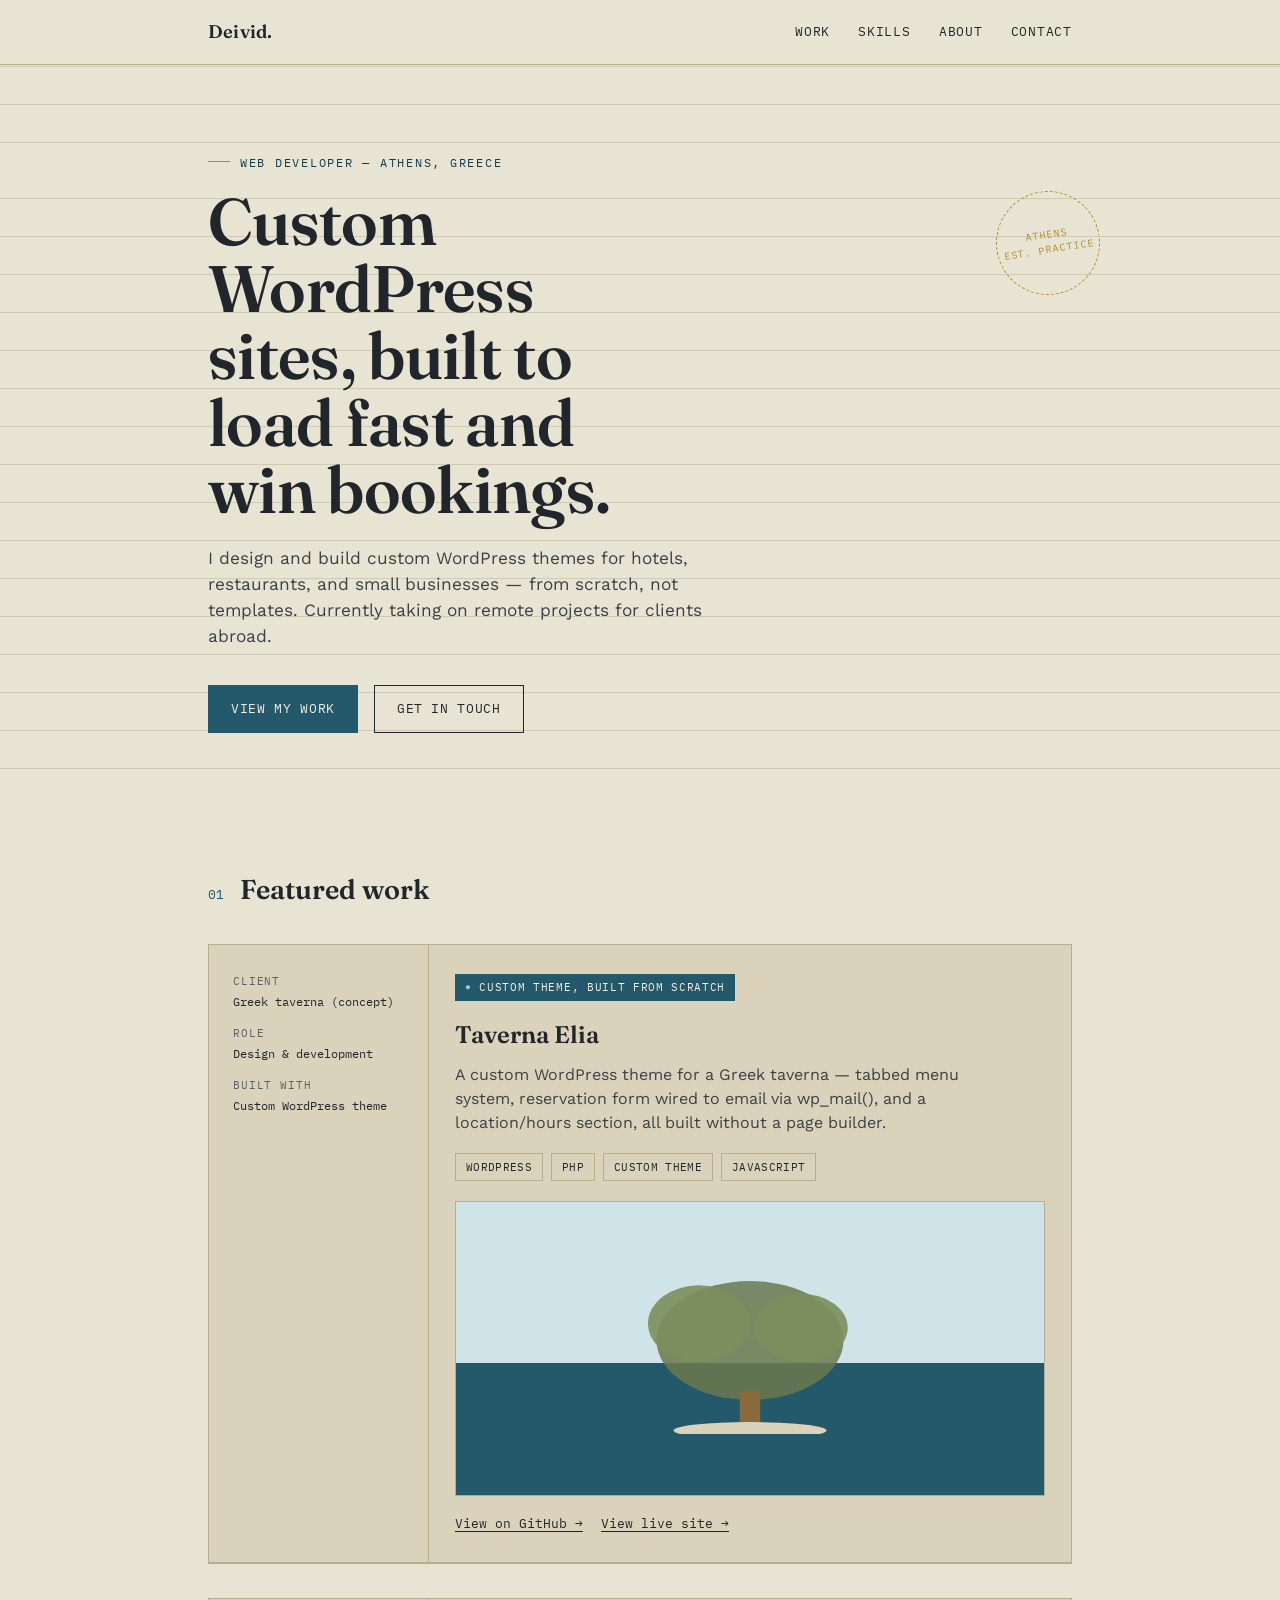
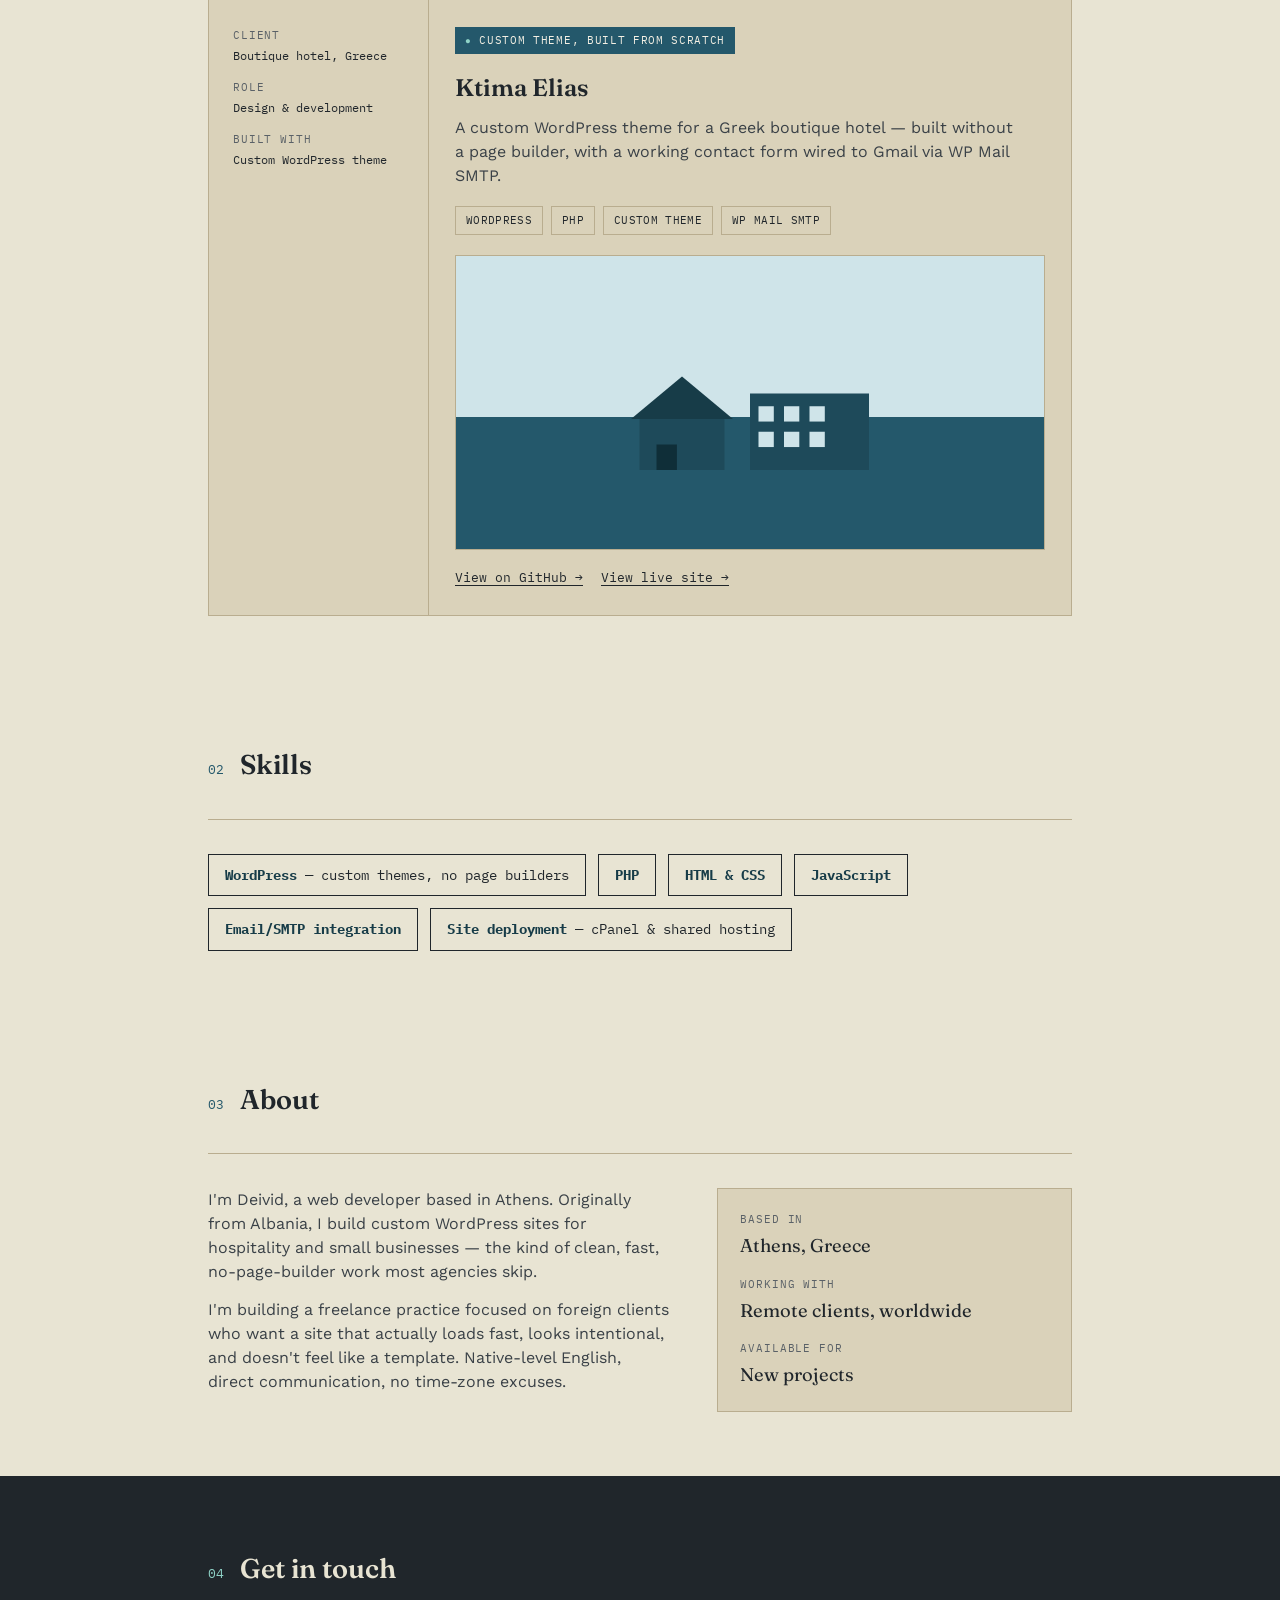
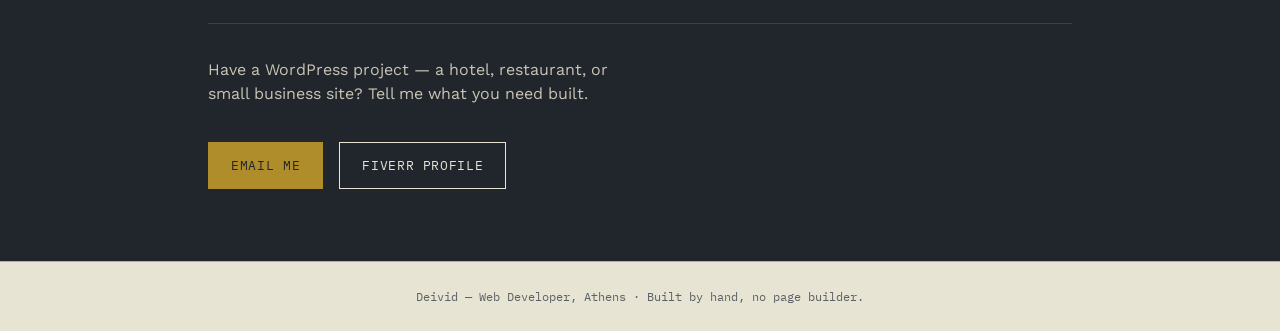
<file: index.html>
<!DOCTYPE html>
<html lang="en">
<head>
<meta charset="UTF-8">
<meta name="viewport" content="width=device-width, initial-scale=1.0">
<title>Deivid — WordPress & Web Developer, Athens</title>
<meta name="description" content="Deivid builds custom WordPress sites for hotels, restaurants, and small businesses. Based in Athens, available for remote work.">
<link rel="preconnect" href="https://fonts.googleapis.com">
<link rel="preconnect" href="https://fonts.gstatic.com" crossorigin>
<link href="https://fonts.googleapis.com/css2?family=Fraunces:opsz,wght@9..144,400;9..144,500;9..144,600&family=Work+Sans:wght@400;500;600&family=IBM+Plex+Mono:wght@400;500&display=swap" rel="stylesheet">
<style>
  :root{
    --ink:#20262b;
    --paper:#e8e4d3;
    --paper-dark:#dad2ba;
    --aegean:#24586b;
    --aegean-deep:#173c48;
    --brass:#b08d2b;
    --line:#b9ad8f;
    --display: 'Fraunces', serif;
    --body: 'Work Sans', sans-serif;
    --mono: 'IBM Plex Mono', monospace;
  }
  *{box-sizing:border-box; margin:0; padding:0;}
  html{scroll-behavior:smooth;}
  body{
    background:var(--paper);
    color:var(--ink);
    font-family:var(--body);
    line-height:1.5;
    -webkit-font-smoothing:antialiased;
  }
  a{color:inherit;}
  .wrap{max-width:920px; margin:0 auto; padding:0 28px;}

  /* -------- nav -------- */
  header{
    position:sticky; top:0; z-index:50;
    background:rgba(232,228,211,0.92);
    backdrop-filter:blur(6px);
    border-bottom:1px solid var(--line);
  }
  nav{
    display:flex; align-items:center; justify-content:space-between;
    padding:18px 28px; max-width:920px; margin:0 auto;
  }
  .logo{font-family:var(--display); font-weight:600; font-size:1.15rem; letter-spacing:0.01em;}
  .navlinks{display:flex; gap:28px; list-style:none; font-family:var(--mono); font-size:0.8rem; text-transform:uppercase; letter-spacing:0.06em;}
  .navlinks a{text-decoration:none; border-bottom:1px solid transparent; padding-bottom:2px; transition:border-color .2s;}
  .navlinks a:hover, .navlinks a:focus-visible{border-color:var(--aegean);}
  .navtoggle{display:none; background:none; border:1px solid var(--ink); border-radius:4px; padding:6px 10px; font-family:var(--mono); cursor:pointer;}

  /* -------- hero -------- */
  .hero{
    position:relative;
    padding:88px 0 72px;
    background-image: repeating-linear-gradient(
      to bottom,
      transparent, transparent 37px,
      var(--line) 38px
    );
    background-position: 0 96px;
    overflow:hidden;
  }
  .hero .wrap{position:relative;}
  .eyebrow{
    font-family:var(--mono); font-size:0.78rem; text-transform:uppercase;
    letter-spacing:0.14em; color:var(--aegean-deep);
    display:flex; align-items:center; gap:10px; margin-bottom:18px;
  }
  .eyebrow::before{content:""; width:22px; height:1px; background:var(--brass);}
  h1{
    font-family:var(--display);
    font-weight:600;
    font-size:clamp(2.4rem, 6vw, 4.1rem);
    line-height:1.02;
    max-width:11ch;
    letter-spacing:-0.01em;
  }
  .hero p.lede{
    margin-top:22px; max-width:46ch; font-size:1.08rem; color:#3a4147;
  }
  .cta-row{display:flex; gap:16px; margin-top:36px; flex-wrap:wrap;}
  .btn{
    font-family:var(--mono); font-size:0.82rem; text-transform:uppercase; letter-spacing:0.05em;
    padding:13px 22px; text-decoration:none; display:inline-block;
    border:1px solid var(--ink); transition:transform .15s ease, background .15s ease, color .15s ease;
  }
  .btn-primary{background:var(--aegean); color:#f4f0e4; border-color:var(--aegean);}
  .btn-primary:hover{background:var(--aegean-deep); transform:translateY(-1px);}
  .btn-ghost:hover{background:var(--ink); color:var(--paper); transform:translateY(-1px);}

  .stamp{
    position:absolute; top:38px; right:0;
    width:104px; height:104px; border-radius:50%;
    border:1.5px dashed var(--brass);
    display:flex; align-items:center; justify-content:center;
    transform:rotate(-9deg);
  }
  .stamp span{
    font-family:var(--mono); font-size:0.62rem; letter-spacing:0.1em; text-transform:uppercase;
    color:var(--brass); text-align:center; line-height:1.5;
  }
  @media (max-width:640px){ .stamp{display:none;} }

  /* -------- section shell -------- */
  section{padding:64px 0;}
  .section-head{display:flex; align-items:baseline; gap:16px; margin-bottom:34px;}
  .section-num{font-family:var(--mono); font-size:0.8rem; color:var(--aegean);}
  h2{font-family:var(--display); font-weight:600; font-size:1.7rem;}
  .rule{height:1px; background:var(--line); border:none; margin:0;}

  /* -------- featured work: ledger entry -------- */
  .entry{
    background:var(--paper-dark);
    border:1px solid var(--line);
    display:grid;
    grid-template-columns:220px 1fr;
    gap:0;
  }
  @media (max-width:700px){ .entry{grid-template-columns:1fr;} }
  .entry-meta{
    padding:28px 24px; border-right:1px solid var(--line);
    font-family:var(--mono); font-size:0.78rem;
    display:flex; flex-direction:column; gap:14px;
  }
  @media (max-width:700px){ .entry-meta{border-right:none; border-bottom:1px solid var(--line);} }
  .entry-meta .k{color:#5a6167; text-transform:uppercase; letter-spacing:0.08em; font-size:0.68rem; margin-bottom:3px;}
  .entry-body{padding:28px 26px;}
  .entry-badge{
    display:inline-flex; align-items:center; gap:8px;
    font-family:var(--mono); font-size:0.7rem; text-transform:uppercase; letter-spacing:0.06em;
    background:var(--aegean); color:#f4f0e4; padding:5px 10px; margin-bottom:16px;
  }
  .entry-badge::before{content:"●"; color:#8fd3c7; font-size:0.6rem;}
  .entry h3{font-family:var(--display); font-size:1.5rem; font-weight:600; margin-bottom:10px;}
  .entry p{color:#3a4147; max-width:56ch; margin-bottom:18px;}
  .tags{display:flex; flex-wrap:wrap; gap:8px; margin-bottom:20px;}
  .tag{
    font-family:var(--mono); font-size:0.7rem; text-transform:uppercase;
    border:1px solid var(--line); padding:5px 10px; letter-spacing:0.03em;
  }
  .entry-links{display:flex; gap:18px; font-family:var(--mono); font-size:0.8rem;}
  .entry-links a{text-decoration:underline; text-underline-offset:3px;}

  /* visual placeholder */
  .site-visual{
    margin-top:8px; border:1px solid var(--line); aspect-ratio:16/8;
    display:flex; align-items:center; justify-content:center;
    background:
      linear-gradient(180deg, #cfe4e9 0%, #cfe4e9 55%, var(--aegean) 55%, var(--aegean) 100%);
    position:relative; overflow:hidden;
  }
  .site-visual svg{width:70%; max-width:340px;}

  /* -------- skills -------- */
  .skills-grid{display:flex; flex-wrap:wrap; gap:12px;}
  .skill{
    font-family:var(--mono); font-size:0.85rem;
    border:1px solid var(--ink); padding:10px 16px;
    background:var(--paper);
  }
  .skill b{color:var(--aegean-deep);}

  /* -------- about -------- */
  .about{display:grid; grid-template-columns:1.3fr 1fr; gap:48px; align-items:start;}
  @media (max-width:700px){ .about{grid-template-columns:1fr;} }
  .about p{color:#3a4147; margin-bottom:14px; max-width:52ch;}
  .about-fig{border:1px solid var(--line); padding:22px; background:var(--paper-dark);}
  .about-fig .k{font-family:var(--mono); font-size:0.7rem; text-transform:uppercase; letter-spacing:0.08em; color:#5a6167;}
  .about-fig .v{font-family:var(--display); font-size:1.15rem; margin-top:4px; margin-bottom:16px;}

  /* -------- contact -------- */
  .contact{
    background:var(--ink); color:var(--paper);
    padding:72px 0;
  }
  .contact h2{color:var(--paper);}
  .contact .section-num{color:#8fd3c7;}
  .contact p.lede{color:#c9c4b4; max-width:44ch; margin-bottom:30px;}
  .contact .btn-primary{background:var(--brass); border-color:var(--brass); color:#20262b;}
  .contact .btn-primary:hover{background:#c9a13a;}
  .contact .btn-ghost{border-color:var(--paper); color:var(--paper);}
  .contact .btn-ghost:hover{background:var(--paper); color:var(--ink);}

  footer{
    padding:26px 28px; text-align:center;
    font-family:var(--mono); font-size:0.72rem; color:#5a6167;
    border-top:1px solid var(--line);
  }

  @media (prefers-reduced-motion: no-preference){
    .reveal{opacity:0; transform:translateY(14px); transition:opacity .6s ease, transform .6s ease;}
    .reveal.in{opacity:1; transform:translateY(0);}
  }
</style>
</head>
<body>

<header>
  <nav>
    <div class="logo">Deivid.</div>
    <ul class="navlinks" id="navlinks">
      <li><a href="#work">Work</a></li>
      <li><a href="#skills">Skills</a></li>
      <li><a href="#about">About</a></li>
      <li><a href="#contact">Contact</a></li>
    </ul>
  </nav>
</header>

<section class="hero">
  <div class="wrap">
    <div class="stamp"><span>Athens<br>Est. Practice</span></div>
    <p class="eyebrow">Web Developer — Athens, Greece</p>
    <h1>Custom WordPress sites, built to load fast and win bookings.</h1>
    <p class="lede">I design and build custom WordPress themes for hotels, restaurants, and small businesses — from scratch, not templates. Currently taking on remote projects for clients abroad.</p>
    <div class="cta-row">
      <a class="btn btn-primary" href="#work">View my work</a>
      <a class="btn btn-ghost" href="#contact">Get in touch</a>
    </div>
  </div>
</section>

<section id="work">
  <div class="wrap">
    <div class="section-head reveal">
      <span class="section-num">01</span>
      <h2>Featured work</h2>
    </div>

    <div class="entry reveal" style="margin-top:28px;">
  <div class="entry-meta">
    <div>
      <div class="k">Client</div>
      <div>Greek taverna (concept)</div>
    </div>
    <div>
      <div class="k">Role</div>
      <div>Design & development</div>
    </div>
    <div>
      <div class="k">Built with</div>
      <div>Custom WordPress theme</div>
    </div>
  </div>
  <div class="entry-body">
    <span class="entry-badge">Custom theme, built from scratch</span>
    <h3>Taverna Elia</h3>
    <p>A custom WordPress theme for a Greek taverna — tabbed menu system, reservation form wired to email via wp_mail(), and a location/hours section, all built without a page builder.</p>
    <div class="tags">
      <span class="tag">WordPress</span>
      <span class="tag">PHP</span>
      <span class="tag">Custom theme</span>
      <span class="tag">JavaScript</span>
    </div>
    <div class="site-visual">
      <svg viewBox="0 0 400 200" xmlns="http://www.w3.org/2000/svg" aria-hidden="true">
        <ellipse cx="200" cy="90" rx="110" ry="70" fill="#6b7a4e" opacity="0.85"/>
        <ellipse cx="140" cy="70" rx="60" ry="45" fill="#7d8f5c" opacity="0.9"/>
        <ellipse cx="260" cy="75" rx="55" ry="40" fill="#7d8f5c" opacity="0.9"/>
        <rect x="188" y="150" width="24" height="45" fill="#8a6a3d"/>
        <ellipse cx="200" cy="196" rx="90" ry="10" fill="#dad2ba"/>
      </svg>
    </div>
      <div class="entry-links" style="margin-top:18px;">
      <a href="https://github.com/Deivid708/Taverna-elias" target="_blank" rel="noopener">View on GitHub →</a>
      <a href="https://taverna-elia.free.nf/" target="_blank" rel="noopener">View live site →</a>
      </div>
  </div>
</div>

    <hr class="rule" style="margin-bottom:34px;">

    <div class="entry reveal">
      <div class="entry-meta">
        <div>
          <div class="k">Client</div>
          <div>Boutique hotel, Greece</div>
        </div>
        <div>
          <div class="k">Role</div>
          <div>Design & development</div>
        </div>
        <div>
          <div class="k">Built with</div>
          <div>Custom WordPress theme</div>
        </div>
      </div>
      <div class="entry-body">
        <span class="entry-badge">Custom theme, built from scratch</span>
        <h3>Ktima Elias</h3>
        <p>A custom WordPress theme for a Greek boutique hotel — built without a page builder, with a working contact form wired to Gmail via WP Mail SMTP.</p>
        <div class="tags">
          <span class="tag">WordPress</span>
          <span class="tag">PHP</span>
          <span class="tag">Custom theme</span>
          <span class="tag">WP Mail SMTP</span>
        </div>
        <div class="site-visual">
          <svg viewBox="0 0 400 200" xmlns="http://www.w3.org/2000/svg" aria-hidden="true">
            <polygon points="60,120 120,70 180,120" fill="#173c48"/>
            <rect x="70" y="120" width="100" height="60" fill="#1e4a5a"/>
            <rect x="200" y="90" width="140" height="90" fill="#1e4a5a"/>
            <rect x="210" y="105" width="18" height="18" fill="#cfe4e9"/>
            <rect x="240" y="105" width="18" height="18" fill="#cfe4e9"/>
            <rect x="270" y="105" width="18" height="18" fill="#cfe4e9"/>
            <rect x="210" y="135" width="18" height="18" fill="#cfe4e9"/>
            <rect x="240" y="135" width="18" height="18" fill="#cfe4e9"/>
            <rect x="270" y="135" width="18" height="18" fill="#cfe4e9"/>
            <rect x="90" y="150" width="24" height="30" fill="#0f2e38"/>
          </svg>
        </div>
        <div class="entry-links" style="margin-top:18px;">
          <a href="https://github.com/Deivid708" target="_blank" rel="noopener">View on GitHub →</a>
          <a href="https://ktimaelias.free.nf/" target="_blank" rel="noopener">View live site →</a>
        </div>
      </div>
    </div>
  </div>
</section>

<section id="skills">
  <div class="wrap">
    <div class="section-head reveal">
      <span class="section-num">02</span>
      <h2>Skills</h2>
    </div>
    <hr class="rule" style="margin-bottom:34px;">
    <div class="skills-grid reveal">
      <div class="skill"><b>WordPress</b> — custom themes, no page builders</div>
      <div class="skill"><b>PHP</b></div>
      <div class="skill"><b>HTML & CSS</b></div>
      <div class="skill"><b>JavaScript</b></div>
      <div class="skill"><b>Email/SMTP integration</b></div>
      <div class="skill"><b>Site deployment</b> — cPanel & shared hosting</div>
    </div>
  </div>
</section>

<section id="about">
  <div class="wrap">
    <div class="section-head reveal">
      <span class="section-num">03</span>
      <h2>About</h2>
    </div>
    <hr class="rule" style="margin-bottom:34px;">
    <div class="about reveal">
      <div>
        <p>I'm Deivid, a web developer based in Athens. Originally from Albania, I build custom WordPress sites for hospitality and small businesses — the kind of clean, fast, no-page-builder work most agencies skip.</p>
        <p>I'm building a freelance practice focused on foreign clients who want a site that actually loads fast, looks intentional, and doesn't feel like a template. Native-level English, direct communication, no time-zone excuses.</p>
      </div>
      <div class="about-fig">
        <div class="k">Based in</div>
        <div class="v">Athens, Greece</div>
        <div class="k">Working with</div>
        <div class="v">Remote clients, worldwide</div>
        <div class="k">Available for</div>
        <div class="v" style="margin-bottom:0;">New projects</div>
      </div>
    </div>
  </div>
</section>

<section class="contact" id="contact">
  <div class="wrap">
    <div class="section-head">
      <span class="section-num">04</span>
      <h2>Get in touch</h2>
    </div>
    <hr class="rule" style="background:#3a4147; margin-bottom:34px;">
    <p class="lede">Have a WordPress project — a hotel, restaurant, or small business site? Tell me what you need built.</p>
    <div class="cta-row">
      <a class="btn btn-primary" href="mailto:deivididkrealy@gmail.com">Email me</a>
      <a class="btn btn-ghost" href="https://www.fiverr.com/deivid423/buying?source=avatar_menu_profile" target="_blank" rel="noopener">Fiverr profile</a>
    </div>
  </div>
</section>

<footer>Deivid — Web Developer, Athens · Built by hand, no page builder.</footer>

<script>
  // reveal-on-scroll (respects prefers-reduced-motion via CSS class scoping)
  const items = document.querySelectorAll('.reveal');
  const io = new IntersectionObserver((entries)=>{
    entries.forEach(e=>{ if(e.isIntersecting){ e.target.classList.add('in'); io.unobserve(e.target); } });
  }, {threshold:0.15});
  items.forEach(i=>io.observe(i));
</script>

</body>
</html>
</file>
